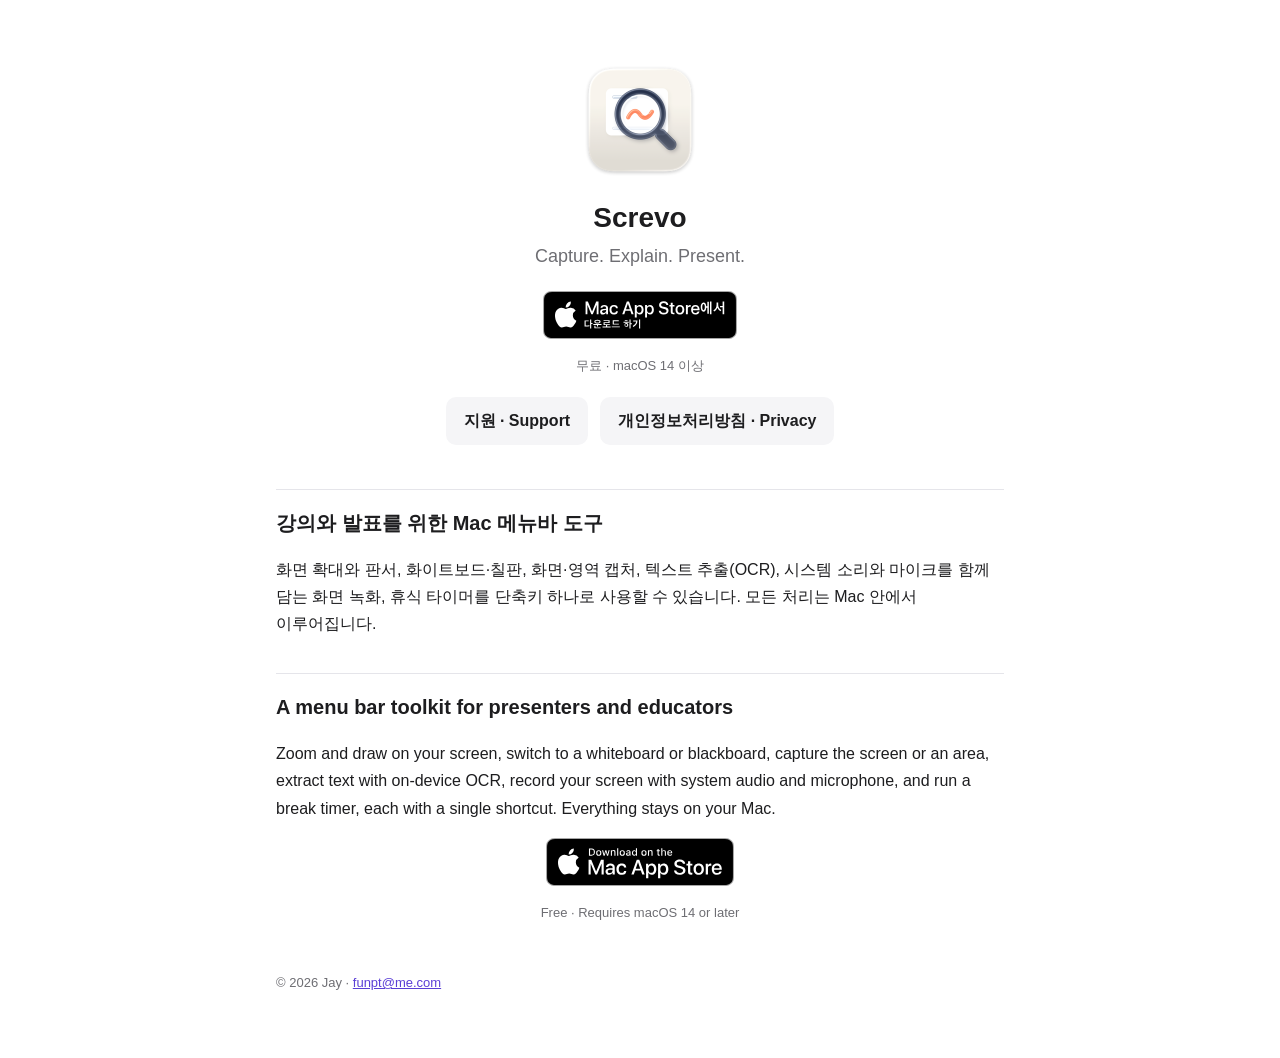
<file: index.html>
<!doctype html>
<html lang="ko">
<head>
<meta charset="utf-8">
<meta name="viewport" content="width=device-width, initial-scale=1">
<title>Screvo for macOS</title>
<meta name="description" content="Screvo: screen zoom, drawing, capture, OCR and recording for presenters and educators on macOS.">
<link rel="icon" href="icon.png">
<link rel="stylesheet" href="style.css">
</head>
<body>
<div class="wrap">
<div class="hero">
  <img src="icon.png" alt="Screvo 앱 아이콘">
  <h1>Screvo</h1>
  <p>Capture. Explain. Present.</p>
  <div class="store">
  <a class="store-badge" href="https://apps.apple.com/app/id6823971490">
    <picture>
      <source srcset="badges/mac-app-store-white-ko-kr.svg" media="(prefers-color-scheme: dark)">
      <img src="badges/mac-app-store-black-ko-kr.svg" alt="Mac App Store에서 다운로드" width="161" height="40">
    </picture>
  </a>
    <p class="meta">무료 · macOS 14 이상</p>
  </div>
  <div class="links">
    <a href="support">지원 · Support</a>
    <a href="privacy">개인정보처리방침 · Privacy</a>
  </div>
</div>

<h2>강의와 발표를 위한 Mac 메뉴바 도구</h2>
<p>화면 확대와 판서, 화이트보드·칠판, 화면·영역 캡처, 텍스트 추출(OCR), 시스템 소리와 마이크를 함께 담는 화면 녹화, 휴식 타이머를 단축키 하나로 사용할 수 있습니다. 모든 처리는 Mac 안에서 이루어집니다.</p>

<h2 lang="en">A menu bar toolkit for presenters and educators</h2>
<p lang="en">Zoom and draw on your screen, switch to a whiteboard or blackboard, capture the screen or an area, extract text with on-device OCR, record your screen with system audio and microphone, and run a break timer, each with a single shortcut. Everything stays on your Mac.</p>
<div class="store store-en" lang="en">
  <a class="store-badge" href="https://apps.apple.com/app/id6823971490">
    <picture>
      <source srcset="badges/mac-app-store-white-en-us.svg" media="(prefers-color-scheme: dark)">
      <img src="badges/mac-app-store-black-en-us.svg" alt="Download on the Mac App Store" width="161" height="40">
    </picture>
  </a>
  <p class="meta">Free · Requires macOS 14 or later</p>
</div>

<footer>© 2026 Jay · <a href="mailto:funpt@me.com">funpt@me.com</a></footer>
</div>
</body>
</html>
</file>
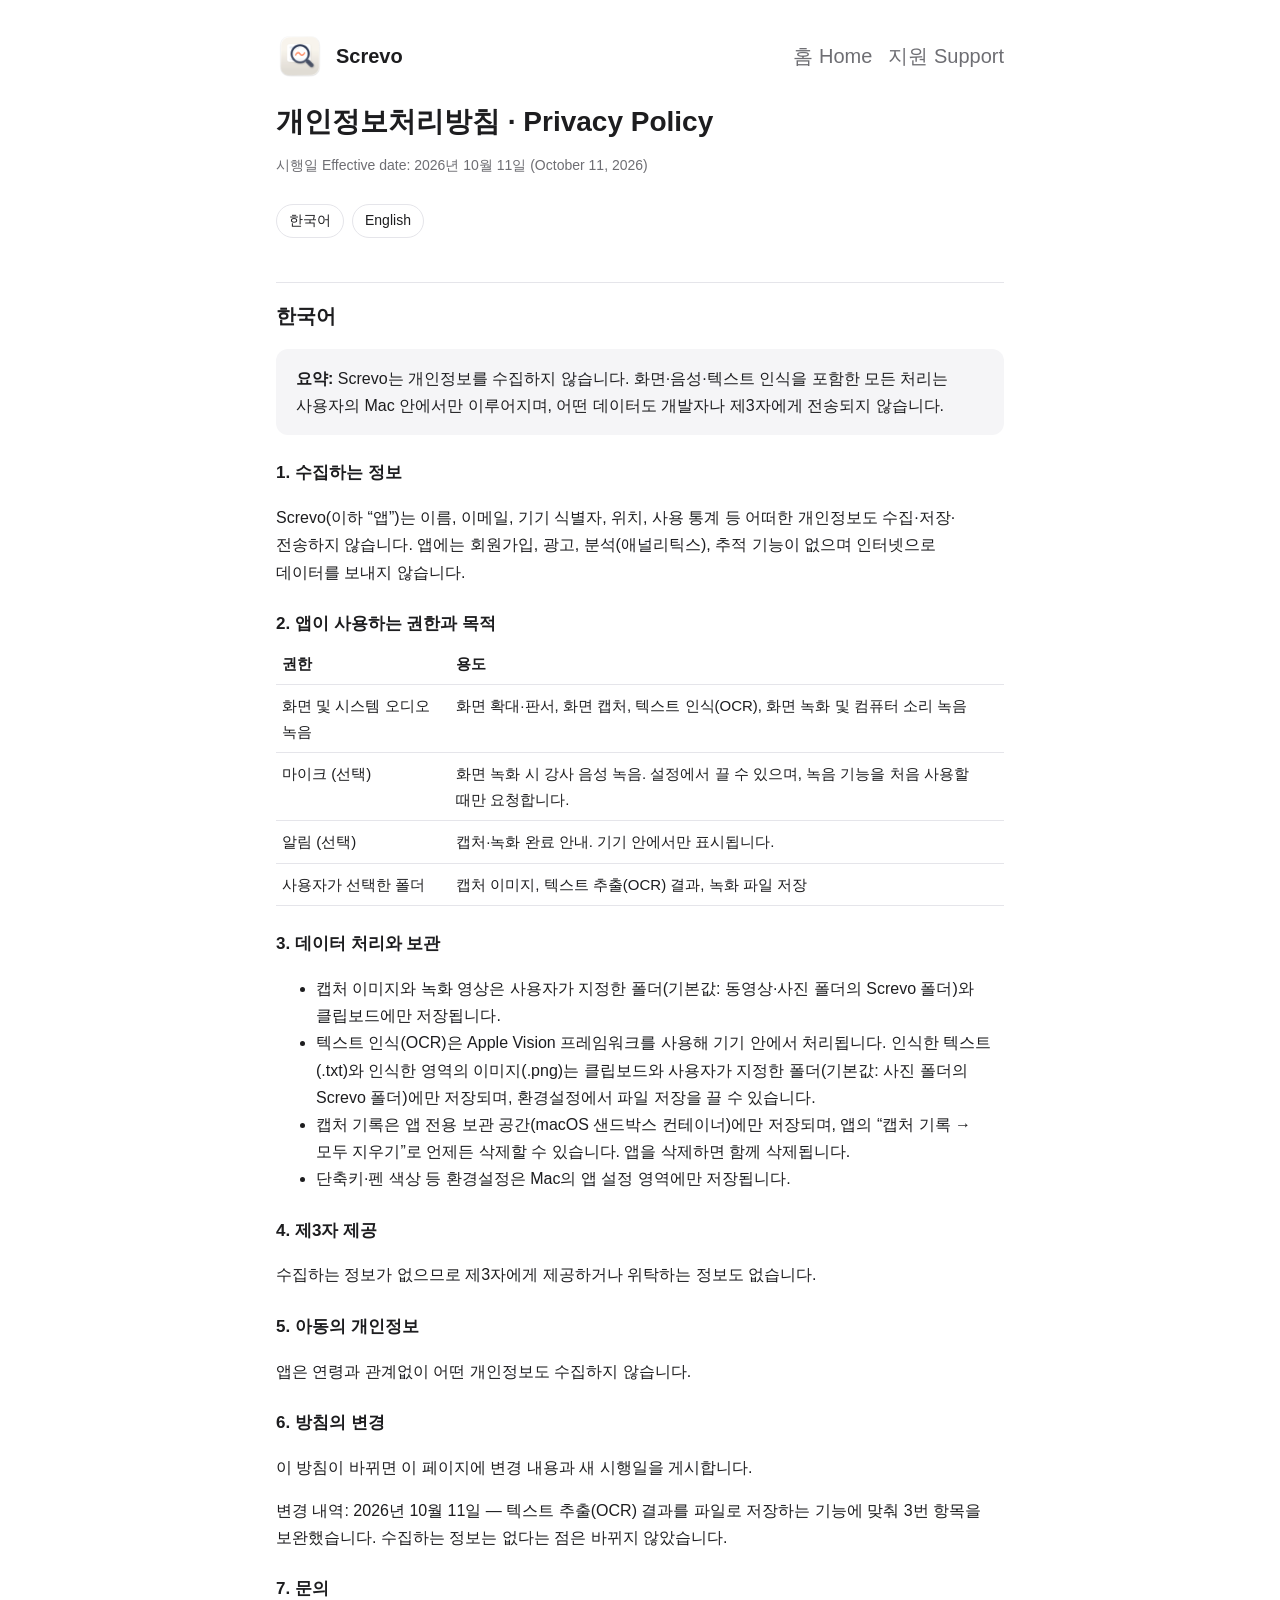
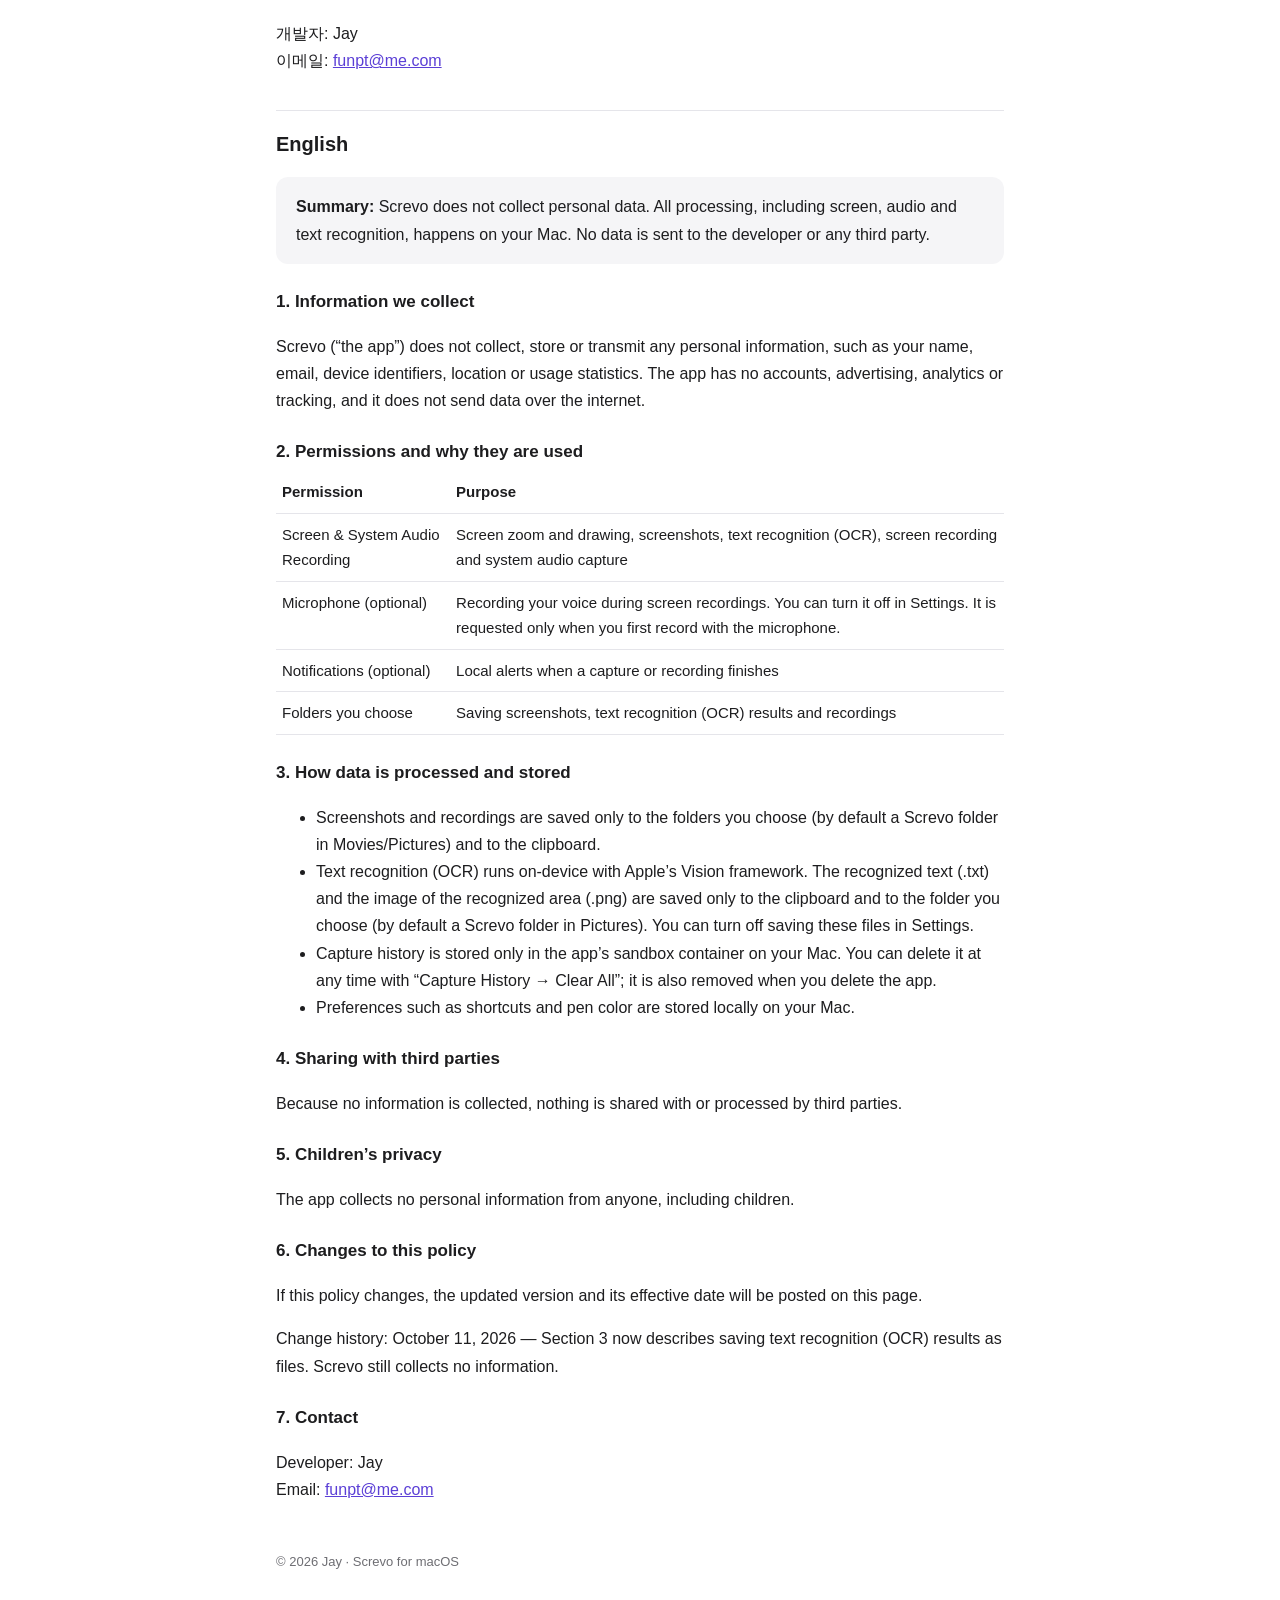
<file: privacy.html>
<!doctype html>
<html lang="ko">
<head>
<meta charset="utf-8">
<meta name="viewport" content="width=device-width, initial-scale=1">
<title>Screvo 개인정보처리방침 · Privacy Policy</title>
<meta name="description" content="Screvo for macOS privacy policy. Screvo collects no personal data; all processing happens on your Mac.">
<link rel="icon" href="icon.png">
<link rel="stylesheet" href="style.css">
</head>
<body>
<div class="wrap">
<header>
  <img src="icon.png" alt="">
  <a href="./">Screvo</a>
  <nav><a href="./">홈 Home</a><a href="support">지원 Support</a></nav>
</header>

<h1>개인정보처리방침 · Privacy Policy</h1>
<p class="meta">시행일 Effective date: 2026년 10월 11일 (October 11, 2026)</p>
<div class="lang"><a href="#ko">한국어</a><a href="#en">English</a></div>

<section id="ko" lang="ko">
<h2>한국어</h2>
<div class="card"><strong>요약:</strong> Screvo는 개인정보를 수집하지 않습니다. 화면·음성·텍스트 인식을 포함한 모든 처리는 사용자의 Mac 안에서만 이루어지며, 어떤 데이터도 개발자나 제3자에게 전송되지 않습니다.</div>

<h3>1. 수집하는 정보</h3>
<p>Screvo(이하 “앱”)는 이름, 이메일, 기기 식별자, 위치, 사용 통계 등 어떠한 개인정보도 수집·저장·전송하지 않습니다. 앱에는 회원가입, 광고, 분석(애널리틱스), 추적 기능이 없으며 인터넷으로 데이터를 보내지 않습니다.</p>

<h3>2. 앱이 사용하는 권한과 목적</h3>
<table>
<tr><th>권한</th><th>용도</th></tr>
<tr><td>화면 및 시스템 오디오 녹음</td><td>화면 확대·판서, 화면 캡처, 텍스트 인식(OCR), 화면 녹화 및 컴퓨터 소리 녹음</td></tr>
<tr><td>마이크 (선택)</td><td>화면 녹화 시 강사 음성 녹음. 설정에서 끌 수 있으며, 녹음 기능을 처음 사용할 때만 요청합니다.</td></tr>
<tr><td>알림 (선택)</td><td>캡처·녹화 완료 안내. 기기 안에서만 표시됩니다.</td></tr>
<tr><td>사용자가 선택한 폴더</td><td>캡처 이미지, 텍스트 추출(OCR) 결과, 녹화 파일 저장</td></tr>
</table>

<h3>3. 데이터 처리와 보관</h3>
<ul>
<li>캡처 이미지와 녹화 영상은 사용자가 지정한 폴더(기본값: 동영상·사진 폴더의 Screvo 폴더)와 클립보드에만 저장됩니다.</li>
<li>텍스트 인식(OCR)은 Apple Vision 프레임워크를 사용해 기기 안에서 처리됩니다. 인식한 텍스트(.txt)와 인식한 영역의 이미지(.png)는 클립보드와 사용자가 지정한 폴더(기본값: 사진 폴더의 Screvo 폴더)에만 저장되며, 환경설정에서 파일 저장을 끌 수 있습니다.</li>
<li>캡처 기록은 앱 전용 보관 공간(macOS 샌드박스 컨테이너)에만 저장되며, 앱의 “캡처 기록 → 모두 지우기”로 언제든 삭제할 수 있습니다. 앱을 삭제하면 함께 삭제됩니다.</li>
<li>단축키·펜 색상 등 환경설정은 Mac의 앱 설정 영역에만 저장됩니다.</li>
</ul>

<h3>4. 제3자 제공</h3>
<p>수집하는 정보가 없으므로 제3자에게 제공하거나 위탁하는 정보도 없습니다.</p>

<h3>5. 아동의 개인정보</h3>
<p>앱은 연령과 관계없이 어떤 개인정보도 수집하지 않습니다.</p>

<h3>6. 방침의 변경</h3>
<p>이 방침이 바뀌면 이 페이지에 변경 내용과 새 시행일을 게시합니다.</p>
<p>변경 내역: 2026년 10월 11일 — 텍스트 추출(OCR) 결과를 파일로 저장하는 기능에 맞춰 3번 항목을 보완했습니다. 수집하는 정보는 없다는 점은 바뀌지 않았습니다.</p>

<h3>7. 문의</h3>
<p>개발자: Jay<br>이메일: <a href="mailto:funpt@me.com">funpt@me.com</a></p>
</section>

<section id="en" lang="en">
<h2>English</h2>
<div class="card"><strong>Summary:</strong> Screvo does not collect personal data. All processing, including screen, audio and text recognition, happens on your Mac. No data is sent to the developer or any third party.</div>

<h3>1. Information we collect</h3>
<p>Screvo (“the app”) does not collect, store or transmit any personal information, such as your name, email, device identifiers, location or usage statistics. The app has no accounts, advertising, analytics or tracking, and it does not send data over the internet.</p>

<h3>2. Permissions and why they are used</h3>
<table>
<tr><th>Permission</th><th>Purpose</th></tr>
<tr><td>Screen &amp; System Audio Recording</td><td>Screen zoom and drawing, screenshots, text recognition (OCR), screen recording and system audio capture</td></tr>
<tr><td>Microphone (optional)</td><td>Recording your voice during screen recordings. You can turn it off in Settings. It is requested only when you first record with the microphone.</td></tr>
<tr><td>Notifications (optional)</td><td>Local alerts when a capture or recording finishes</td></tr>
<tr><td>Folders you choose</td><td>Saving screenshots, text recognition (OCR) results and recordings</td></tr>
</table>

<h3>3. How data is processed and stored</h3>
<ul>
<li>Screenshots and recordings are saved only to the folders you choose (by default a Screvo folder in Movies/Pictures) and to the clipboard.</li>
<li>Text recognition (OCR) runs on-device with Apple’s Vision framework. The recognized text (.txt) and the image of the recognized area (.png) are saved only to the clipboard and to the folder you choose (by default a Screvo folder in Pictures). You can turn off saving these files in Settings.</li>
<li>Capture history is stored only in the app’s sandbox container on your Mac. You can delete it at any time with “Capture History → Clear All”; it is also removed when you delete the app.</li>
<li>Preferences such as shortcuts and pen color are stored locally on your Mac.</li>
</ul>

<h3>4. Sharing with third parties</h3>
<p>Because no information is collected, nothing is shared with or processed by third parties.</p>

<h3>5. Children’s privacy</h3>
<p>The app collects no personal information from anyone, including children.</p>

<h3>6. Changes to this policy</h3>
<p>If this policy changes, the updated version and its effective date will be posted on this page.</p>
<p>Change history: October 11, 2026 — Section 3 now describes saving text recognition (OCR) results as files. Screvo still collects no information.</p>

<h3>7. Contact</h3>
<p>Developer: Jay<br>Email: <a href="mailto:funpt@me.com">funpt@me.com</a></p>
</section>

<footer>© 2026 Jay · Screvo for macOS</footer>
</div>
</body>
</html>
</file>
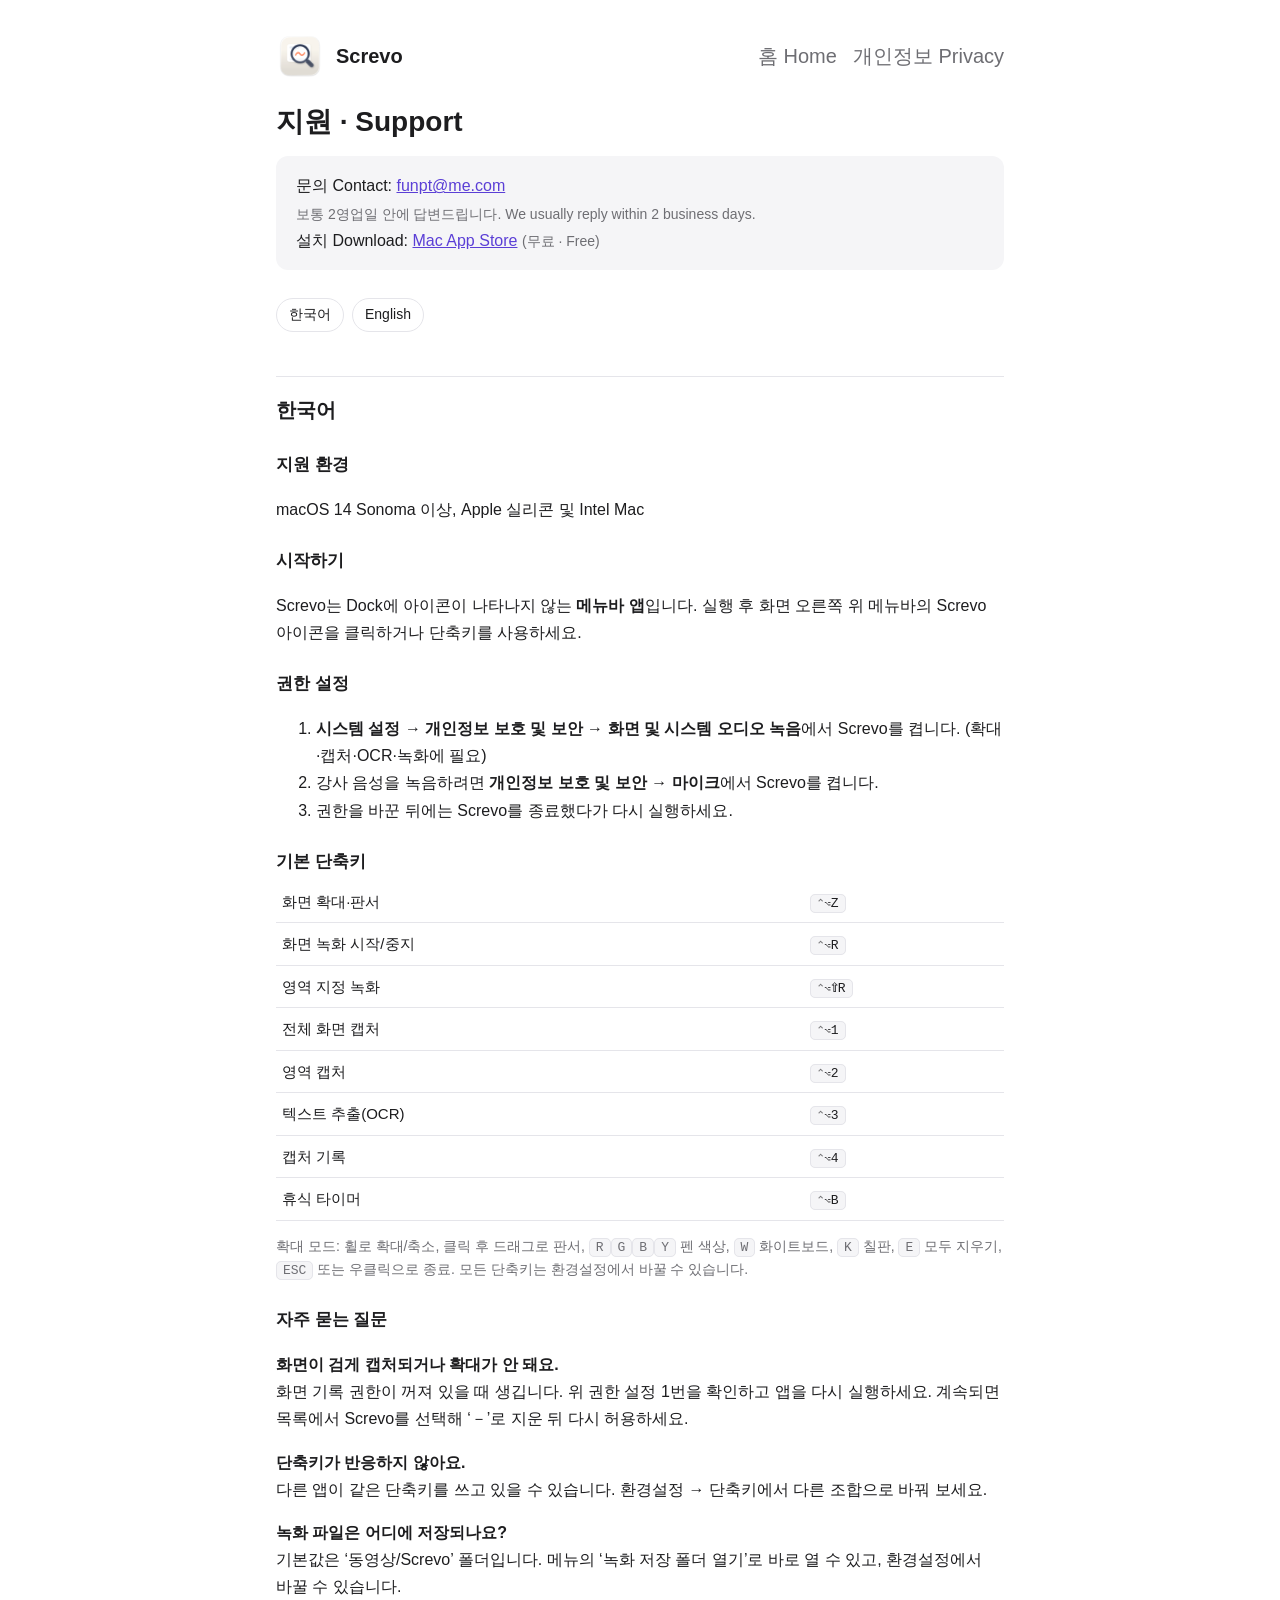
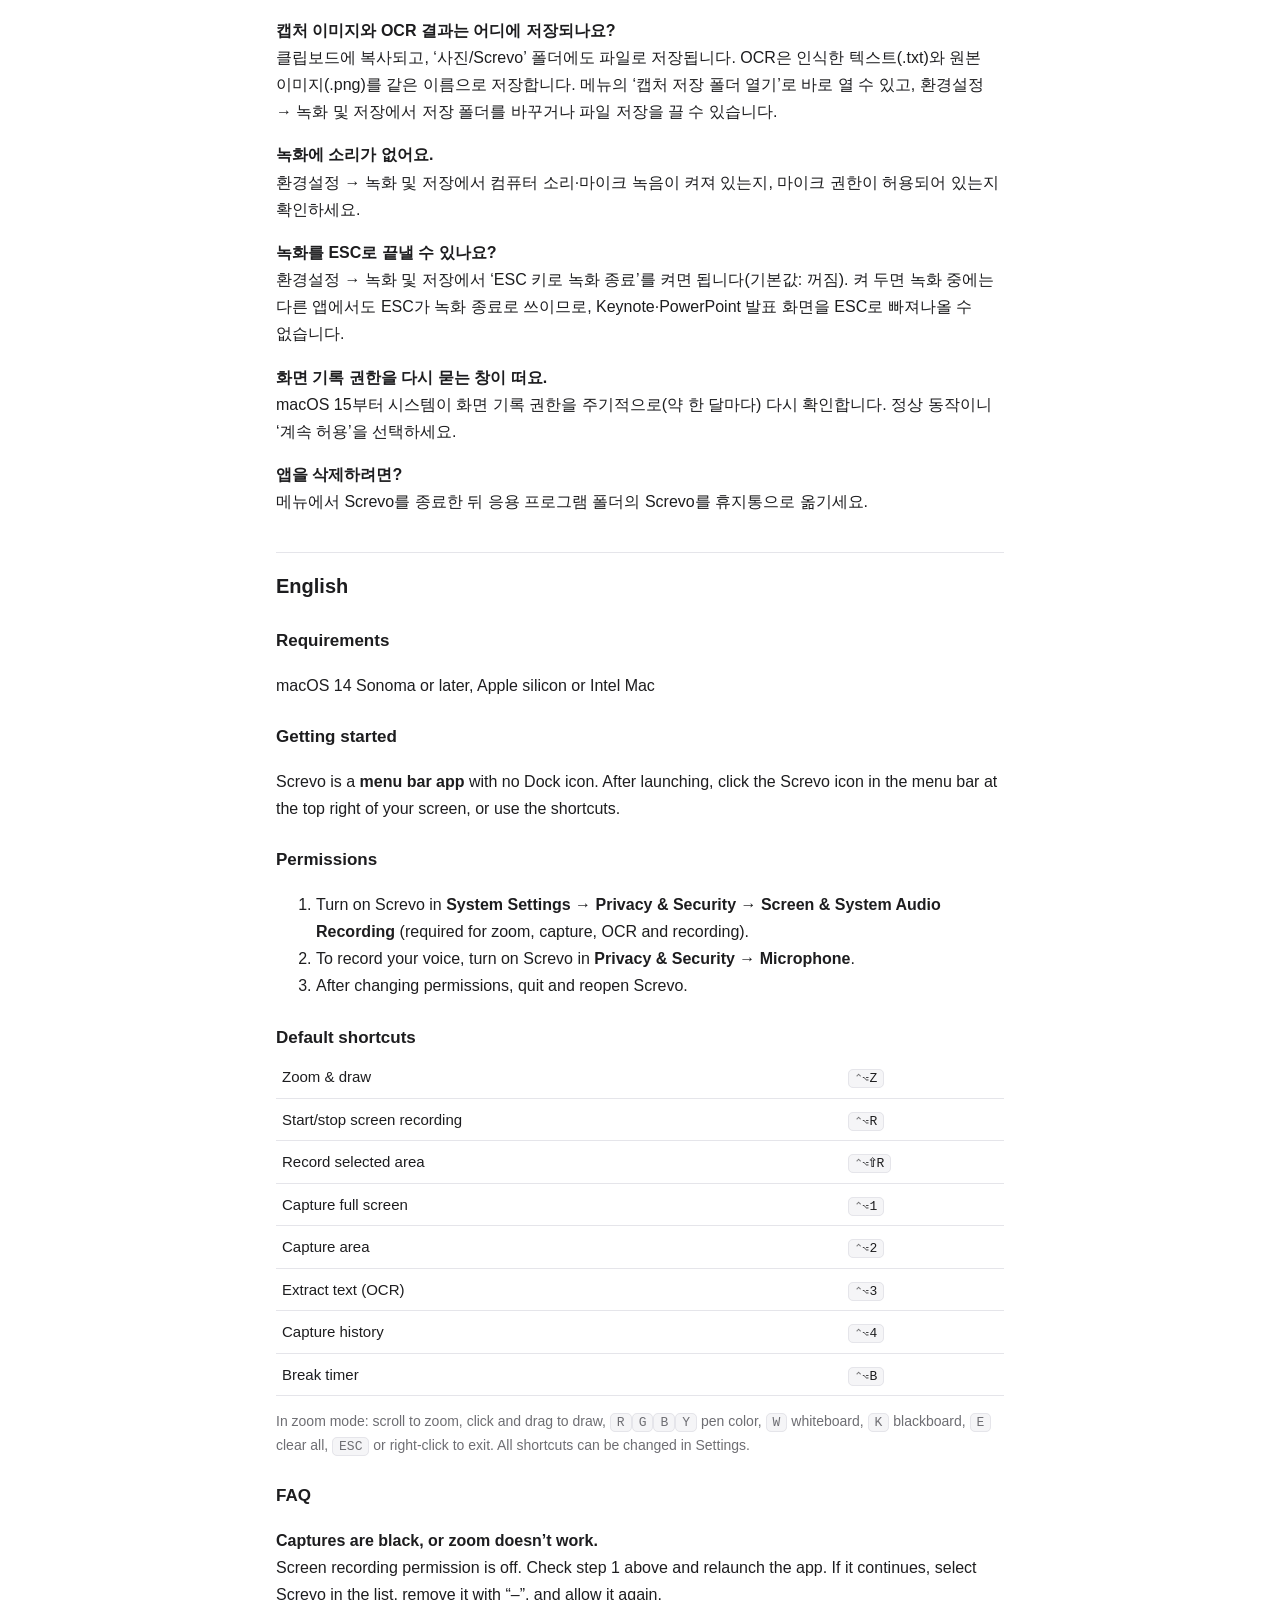
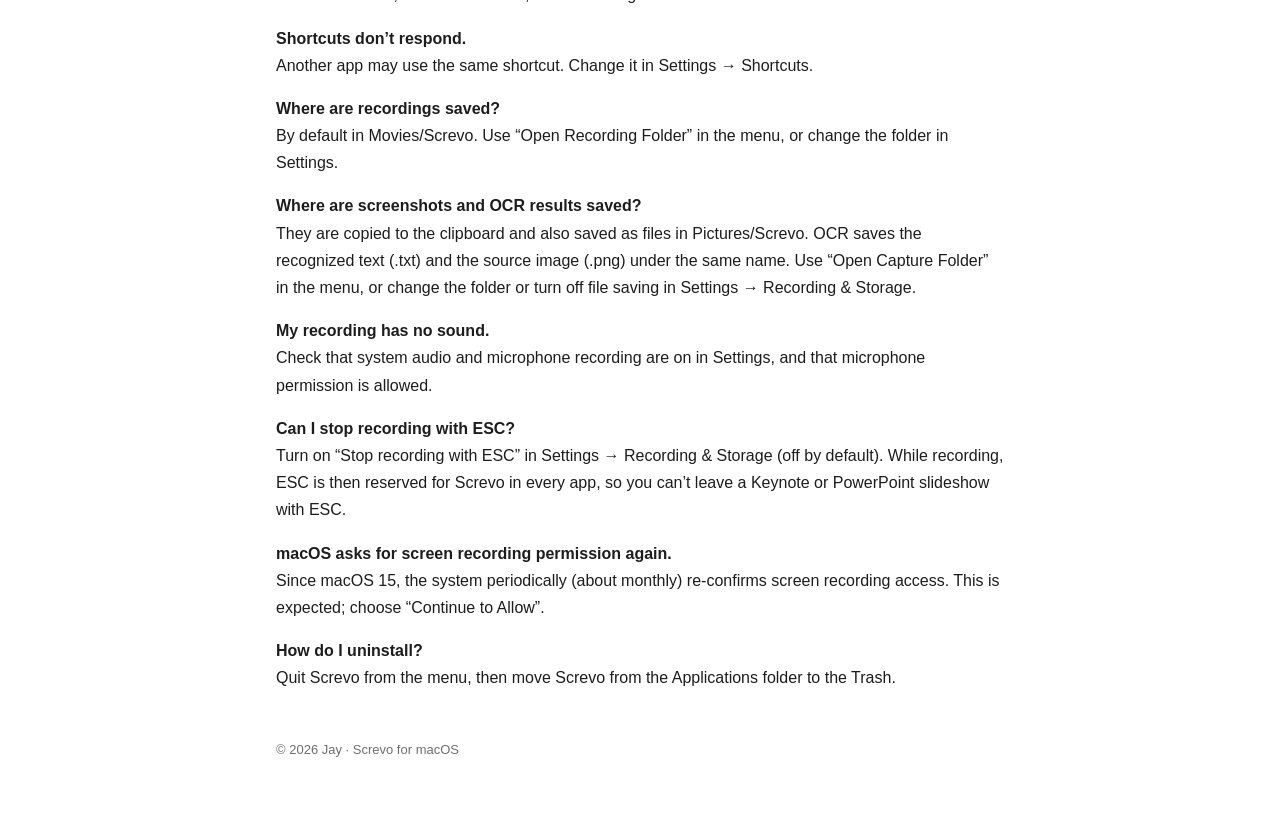
<file: support.html>
<!doctype html>
<html lang="ko">
<head>
<meta charset="utf-8">
<meta name="viewport" content="width=device-width, initial-scale=1">
<title>Screvo 지원 · Support</title>
<meta name="description" content="Screvo for macOS support: contact, permissions setup, shortcuts and FAQ.">
<link rel="icon" href="icon.png">
<link rel="stylesheet" href="style.css">
</head>
<body>
<div class="wrap">
<header>
  <img src="icon.png" alt="">
  <a href="./">Screvo</a>
  <nav><a href="./">홈 Home</a><a href="privacy">개인정보 Privacy</a></nav>
</header>

<h1>지원 · Support</h1>
<div class="card">문의 Contact: <a href="mailto:funpt@me.com?subject=Screvo%20Support">funpt@me.com</a><br>
<span class="meta">보통 2영업일 안에 답변드립니다. We usually reply within 2 business days.</span><br>
설치 Download: <a href="https://apps.apple.com/app/id6823971490">Mac App Store</a> <span class="meta">(무료 · Free)</span></div>
<div class="lang"><a href="#ko">한국어</a><a href="#en">English</a></div>

<section id="ko" lang="ko">
<h2>한국어</h2>

<h3>지원 환경</h3>
<p>macOS 14 Sonoma 이상, Apple 실리콘 및 Intel Mac</p>

<h3>시작하기</h3>
<p>Screvo는 Dock에 아이콘이 나타나지 않는 <strong>메뉴바 앱</strong>입니다. 실행 후 화면 오른쪽 위 메뉴바의 Screvo 아이콘을 클릭하거나 단축키를 사용하세요.</p>

<h3>권한 설정</h3>
<ol>
<li><strong>시스템 설정 → 개인정보 보호 및 보안 → 화면 및 시스템 오디오 녹음</strong>에서 Screvo를 켭니다. (확대·캡처·OCR·녹화에 필요)</li>
<li>강사 음성을 녹음하려면 <strong>개인정보 보호 및 보안 → 마이크</strong>에서 Screvo를 켭니다.</li>
<li>권한을 바꾼 뒤에는 Screvo를 종료했다가 다시 실행하세요.</li>
</ol>

<h3>기본 단축키</h3>
<table>
<tr><td>화면 확대·판서</td><td><kbd>⌃⌥Z</kbd></td></tr>
<tr><td>화면 녹화 시작/중지</td><td><kbd>⌃⌥R</kbd></td></tr>
<tr><td>영역 지정 녹화</td><td><kbd>⌃⌥⇧R</kbd></td></tr>
<tr><td>전체 화면 캡처</td><td><kbd>⌃⌥1</kbd></td></tr>
<tr><td>영역 캡처</td><td><kbd>⌃⌥2</kbd></td></tr>
<tr><td>텍스트 추출(OCR)</td><td><kbd>⌃⌥3</kbd></td></tr>
<tr><td>캡처 기록</td><td><kbd>⌃⌥4</kbd></td></tr>
<tr><td>휴식 타이머</td><td><kbd>⌃⌥B</kbd></td></tr>
</table>
<p class="meta">확대 모드: 휠로 확대/축소, 클릭 후 드래그로 판서, <kbd>R</kbd><kbd>G</kbd><kbd>B</kbd><kbd>Y</kbd> 펜 색상, <kbd>W</kbd> 화이트보드, <kbd>K</kbd> 칠판, <kbd>E</kbd> 모두 지우기, <kbd>ESC</kbd> 또는 우클릭으로 종료. 모든 단축키는 환경설정에서 바꿀 수 있습니다.</p>

<h3>자주 묻는 질문</h3>
<p><strong>화면이 검게 캡처되거나 확대가 안 돼요.</strong><br>화면 기록 권한이 꺼져 있을 때 생깁니다. 위 권한 설정 1번을 확인하고 앱을 다시 실행하세요. 계속되면 목록에서 Screvo를 선택해 ‘－’로 지운 뒤 다시 허용하세요.</p>
<p><strong>단축키가 반응하지 않아요.</strong><br>다른 앱이 같은 단축키를 쓰고 있을 수 있습니다. 환경설정 → 단축키에서 다른 조합으로 바꿔 보세요.</p>
<p><strong>녹화 파일은 어디에 저장되나요?</strong><br>기본값은 ‘동영상/Screvo’ 폴더입니다. 메뉴의 ‘녹화 저장 폴더 열기’로 바로 열 수 있고, 환경설정에서 바꿀 수 있습니다.</p>
<p><strong>캡처 이미지와 OCR 결과는 어디에 저장되나요?</strong><br>클립보드에 복사되고, ‘사진/Screvo’ 폴더에도 파일로 저장됩니다. OCR은 인식한 텍스트(.txt)와 원본 이미지(.png)를 같은 이름으로 저장합니다. 메뉴의 ‘캡처 저장 폴더 열기’로 바로 열 수 있고, 환경설정 → 녹화 및 저장에서 저장 폴더를 바꾸거나 파일 저장을 끌 수 있습니다.</p>
<p><strong>녹화에 소리가 없어요.</strong><br>환경설정 → 녹화 및 저장에서 컴퓨터 소리·마이크 녹음이 켜져 있는지, 마이크 권한이 허용되어 있는지 확인하세요.</p>
<p><strong>녹화를 ESC로 끝낼 수 있나요?</strong><br>환경설정 → 녹화 및 저장에서 ‘ESC 키로 녹화 종료’를 켜면 됩니다(기본값: 꺼짐). 켜 두면 녹화 중에는 다른 앱에서도 ESC가 녹화 종료로 쓰이므로, Keynote·PowerPoint 발표 화면을 ESC로 빠져나올 수 없습니다.</p>
<p><strong>화면 기록 권한을 다시 묻는 창이 떠요.</strong><br>macOS 15부터 시스템이 화면 기록 권한을 주기적으로(약 한 달마다) 다시 확인합니다. 정상 동작이니 ‘계속 허용’을 선택하세요.</p>
<p><strong>앱을 삭제하려면?</strong><br>메뉴에서 Screvo를 종료한 뒤 응용 프로그램 폴더의 Screvo를 휴지통으로 옮기세요.</p>
</section>

<section id="en" lang="en">
<h2>English</h2>

<h3>Requirements</h3>
<p>macOS 14 Sonoma or later, Apple silicon or Intel Mac</p>

<h3>Getting started</h3>
<p>Screvo is a <strong>menu bar app</strong> with no Dock icon. After launching, click the Screvo icon in the menu bar at the top right of your screen, or use the shortcuts.</p>

<h3>Permissions</h3>
<ol>
<li>Turn on Screvo in <strong>System Settings → Privacy &amp; Security → Screen &amp; System Audio Recording</strong> (required for zoom, capture, OCR and recording).</li>
<li>To record your voice, turn on Screvo in <strong>Privacy &amp; Security → Microphone</strong>.</li>
<li>After changing permissions, quit and reopen Screvo.</li>
</ol>

<h3>Default shortcuts</h3>
<table>
<tr><td>Zoom &amp; draw</td><td><kbd>⌃⌥Z</kbd></td></tr>
<tr><td>Start/stop screen recording</td><td><kbd>⌃⌥R</kbd></td></tr>
<tr><td>Record selected area</td><td><kbd>⌃⌥⇧R</kbd></td></tr>
<tr><td>Capture full screen</td><td><kbd>⌃⌥1</kbd></td></tr>
<tr><td>Capture area</td><td><kbd>⌃⌥2</kbd></td></tr>
<tr><td>Extract text (OCR)</td><td><kbd>⌃⌥3</kbd></td></tr>
<tr><td>Capture history</td><td><kbd>⌃⌥4</kbd></td></tr>
<tr><td>Break timer</td><td><kbd>⌃⌥B</kbd></td></tr>
</table>
<p class="meta">In zoom mode: scroll to zoom, click and drag to draw, <kbd>R</kbd><kbd>G</kbd><kbd>B</kbd><kbd>Y</kbd> pen color, <kbd>W</kbd> whiteboard, <kbd>K</kbd> blackboard, <kbd>E</kbd> clear all, <kbd>ESC</kbd> or right-click to exit. All shortcuts can be changed in Settings.</p>

<h3>FAQ</h3>
<p><strong>Captures are black, or zoom doesn’t work.</strong><br>Screen recording permission is off. Check step 1 above and relaunch the app. If it continues, select Screvo in the list, remove it with “–”, and allow it again.</p>
<p><strong>Shortcuts don’t respond.</strong><br>Another app may use the same shortcut. Change it in Settings → Shortcuts.</p>
<p><strong>Where are recordings saved?</strong><br>By default in Movies/Screvo. Use “Open Recording Folder” in the menu, or change the folder in Settings.</p>
<p><strong>Where are screenshots and OCR results saved?</strong><br>They are copied to the clipboard and also saved as files in Pictures/Screvo. OCR saves the recognized text (.txt) and the source image (.png) under the same name. Use “Open Capture Folder” in the menu, or change the folder or turn off file saving in Settings → Recording &amp; Storage.</p>
<p><strong>My recording has no sound.</strong><br>Check that system audio and microphone recording are on in Settings, and that microphone permission is allowed.</p>
<p><strong>Can I stop recording with ESC?</strong><br>Turn on “Stop recording with ESC” in Settings → Recording &amp; Storage (off by default). While recording, ESC is then reserved for Screvo in every app, so you can’t leave a Keynote or PowerPoint slideshow with ESC.</p>
<p><strong>macOS asks for screen recording permission again.</strong><br>Since macOS 15, the system periodically (about monthly) re-confirms screen recording access. This is expected; choose “Continue to Allow”.</p>
<p><strong>How do I uninstall?</strong><br>Quit Screvo from the menu, then move Screvo from the Applications folder to the Trash.</p>
</section>

<footer>© 2026 Jay · Screvo for macOS</footer>
</div>
</body>
</html>
</file>
<file: style.css>
:root {
  --bg: #ffffff;
  --fg: #1d1d1f;
  --muted: #6e6e73;
  --line: #e5e5ea;
  --card: #f5f5f7;
  --accent: #5b3fd6;
}
@media (prefers-color-scheme: dark) {
  :root {
    --bg: #111114;
    --fg: #f5f5f7;
    --muted: #a1a1a6;
    --line: #2c2c31;
    --card: #1c1c21;
    --accent: #a48cff;
  }
}
* { box-sizing: border-box; }
body {
  margin: 0;
  background: var(--bg);
  color: var(--fg);
  font: 16px/1.7 -apple-system, BlinkMacSystemFont, "Apple SD Gothic Neo", "Noto Sans KR", sans-serif;
  word-break: keep-all;
}
.wrap { max-width: 760px; margin: 0 auto; padding: 32px 16px 64px; }
header { display: flex; align-items: center; gap: 12px; margin-bottom: 24px; }
header img { width: 48px; height: 48px; }
header a { color: var(--fg); text-decoration: none; font-weight: 700; font-size: 20px; }
nav { margin-left: auto; display: flex; gap: 16px; font-size: 14px; }
nav a { color: var(--muted); font-weight: 500; }
h1 { font-size: 28px; line-height: 1.3; margin: 8px 0 4px; }
h2 { font-size: 20px; margin: 36px 0 8px; padding-top: 16px; border-top: 1px solid var(--line); }
h3 { font-size: 17px; margin: 24px 0 4px; }
a { color: var(--accent); }
.meta { color: var(--muted); font-size: 14px; }
.lang { display: inline-flex; gap: 8px; margin: 12px 0 8px; font-size: 14px; }
.lang a { padding: 4px 12px; border: 1px solid var(--line); border-radius: 999px; text-decoration: none; color: var(--fg); }
.card { background: var(--card); border-radius: 12px; padding: 16px 20px; margin: 16px 0; }
table { width: 100%; border-collapse: collapse; font-size: 15px; }
td, th { text-align: left; padding: 8px 6px; border-bottom: 1px solid var(--line); vertical-align: top; }
kbd { font: 13px ui-monospace, SFMono-Regular, Menlo, monospace; background: var(--card); border: 1px solid var(--line); border-radius: 5px; padding: 1px 6px; white-space: nowrap; }
footer { margin-top: 48px; color: var(--muted); font-size: 13px; }
.hero { text-align: center; padding: 24px 0 8px; }
.hero img { width: 128px; height: 128px; }
.hero p { color: var(--muted); font-size: 18px; margin: 4px 0 20px; }
.links { display: flex; gap: 12px; justify-content: center; flex-wrap: wrap; }
.links a { padding: 10px 18px; border-radius: 10px; background: var(--card); text-decoration: none; color: var(--fg); font-weight: 600; }
.store { margin: 0 0 20px; }
.store .store-badge { display: inline-block; line-height: 0; }
.hero .store img, .store img { width: auto; height: 48px; }
.store .meta { margin: 8px 0 0; font-size: 13px; }
.store-en { text-align: center; margin-top: 16px; }
</file>
